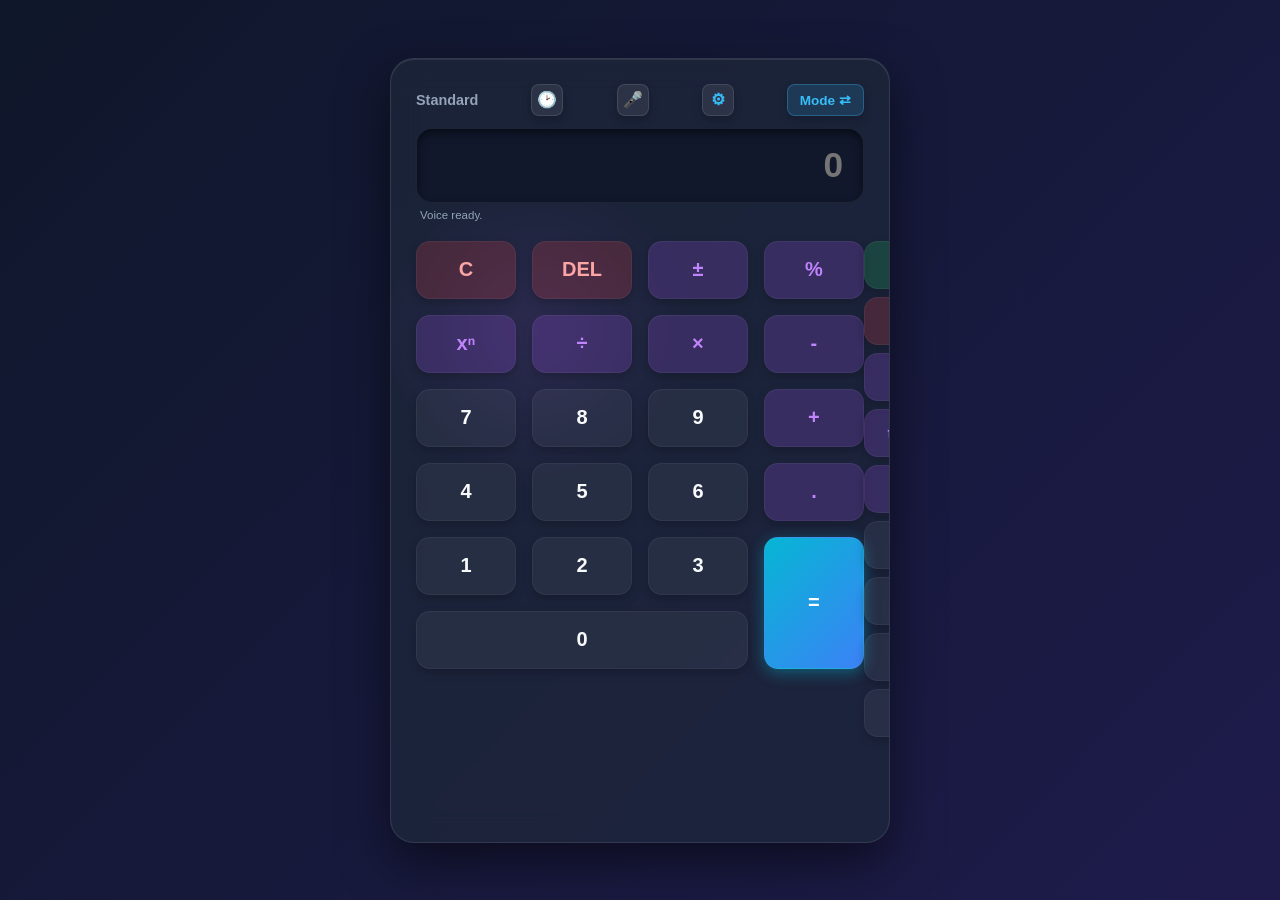
<file: index.html>
<!DOCTYPE html>
<html lang="en">
<head>
    <meta charset="UTF-8">
    <meta name="viewport" content="width=device-width, initial-scale=1.0">
    <title>Animated Neon Calculator</title>
    <link rel="stylesheet" href="./css/cal.css">
    <link rel="stylesheet" href="./css/date.css">
</head>
<body>

<div class="glow-bg"></div>
<div class="calculator">
    <!-- Top Header Bar with Mode Toggle -->
    <div class="header-actions">
        <span id="page-title">Standard</span>
        <button class="icon-btn" onclick="toggleHistoryDrawer()" title="View History">
        &#128337; <!-- Clock / History Icon -->
    </button>
        <button class="icon-btn mic-btn" id="micBtn" onclick="toggleVoiceInput()" title="Voice Control">
            🎤
        </button>
        <button class="icon-btn" onclick="openPopupPage()" title="Open Info / Extra Page">
                &#9881; <!-- Gear / Info Icon -->
            </button>
        <button class="toggle-btn" onclick="nextMode()">Mode &#8644;</button>
    </div>

    <!-- Slide-out History Drawer -->
<div class="history-drawer" id="historyDrawer">
    <div class="history-header">
        <h3>Calculation History</h3>
        <div class="history-actions">
            <button class="icon-btn clear-history-btn" onclick="clearHistory()" title="Clear History">&#128465;</button>
            <button class="icon-btn close-btn" onclick="toggleHistoryDrawer()" title="Close Drawer">&#10006;</button>
        </div>
    </div>
    <div class="history-list" id="historyList">
        <div class="history-empty">No history yet</div>
    </div>
</div>

    <div class="display-container">
        <input type="text" class="display" id="display" disabled placeholder="0">
        <div class="voice-feedback" aria-live="polite">
            <span id="voiceStatus" data-state="ready">Voice ready</span>
            <span id="voiceTranscript"></span>
        </div>
    </div>

    <!-- Page Wrapper for Transitions -->
    <div class="pages-wrapper" id="pages-wrapper">
        
        <!-- Page 1: Standard Calculator -->
        <div class="page" id="page-1">
            <div class="keypad">
                <button class="clear" onclick="clearDisplay()">C</button>
                <button class="clear" onclick="deleteLast()">DEL</button>
                <button class="operator" onclick="toggleSign()">&plusmn;</button>
                <button class="operator" onclick="calculatePercentage()">%</button>

                <button class="operator" onclick="appendValue('**')">x&#x207F;</button>
                <button class="operator" onclick="appendValue('/')">&divide;</button>
                <button class="operator" onclick="appendValue('*')">&times;</button>
                <button class="operator" onclick="appendValue('-')">-</button>

                <button onclick="appendValue('7')">7</button>
                <button onclick="appendValue('8')">8</button>
                <button onclick="appendValue('9')">9</button>
                <button class="operator" onclick="appendValue('+')">+</button>

                <button onclick="appendValue('4')">4</button>
                <button onclick="appendValue('5')">5</button>
                <button onclick="appendValue('6')">6</button>
                <button class="operator" onclick="appendValue('.')">.</button>

                <button onclick="appendValue('1')">1</button>
                <button onclick="appendValue('2')">2</button>
                <button onclick="appendValue('3')">3</button>
                <button class="equal" style="grid-row: span 2; height: 100%;" onclick="calculate()">=</button>

                <button onclick="appendValue('0')" style="grid-column: span 3;">0</button>
            </div>
        </div>

        <!-- Page 2: Advanced Functions / Scientific Page -->
        <div class="page" id="page-2">
            <div class="scientific-toolbar">
                <button class="mode-button" id="angle-mode" onclick="toggleAngleMode()">DEG</button>
                <button class="operator" onclick="appendValue('(')">(</button>
                <button class="operator" onclick="appendValue(')')">)</button>
                <button class="operator" onclick="appendValue('Math.PI')">&pi;</button>
                <button class="operator" onclick="appendValue('Math.E')">e</button>
            </div>
            <div class="scientific-keypad">
                <button class="clear" onclick="clearDisplay()">C</button>
                <button class="clear" onclick="deleteLast()">DEL</button>
                <button class="operator" onclick="toggleSign()">&plusmn;</button>
                <button class="operator" onclick="calculatePercentage()">%</button>
                <button class="operator" onclick="calculateReciprocal()">1/x</button>

                <button class="operator" onclick="appendMathFunc('sin')">sin</button>
                <button class="operator" onclick="appendMathFunc('cos')">cos</button>
                <button class="operator" onclick="appendMathFunc('tan')">tan</button>
                <button class="operator" onclick="appendMathFunc('asin')">sin<sup>-1</sup></button>
                <button class="operator" onclick="appendMathFunc('acos')">cos<sup>-1</sup></button>

                <button class="operator" onclick="appendMathFunc('atan')">tan<sup>-1</sup></button>
                <button class="operator" onclick="appendMathFunc('log10')">log</button>
                <button class="operator" onclick="appendMathFunc('ln')">ln</button>
                <button class="operator" onclick="appendMathFunc('sqrt')">&radic;</button>
                <button class="operator" onclick="appendMathFunc('abs')">|x|</button>

                <button class="operator" onclick="calculateSquare()">x&sup2;</button>
                <button class="operator" onclick="calculateCube()">x&sup3;</button>
                <button class="operator" onclick="calculateFactorial()">n!</button>
                <button class="operator" onclick="appendValue('**')">x<sup>y</sup></button>
                <button class="operator" onclick="appendValue('/')">&divide;</button>

                <button onclick="appendValue('7')">7</button>
                <button onclick="appendValue('8')">8</button>
                <button onclick="appendValue('9')">9</button>
                <button class="operator" onclick="appendValue('*')">&times;</button>
                <button class="operator" onclick="appendValue('-')">-</button>

                <button onclick="appendValue('4')">4</button>
                <button onclick="appendValue('5')">5</button>
                <button onclick="appendValue('6')">6</button>
                <button onclick="appendValue('+')">+</button>
                <button class="equal" style="grid-row: span 2; height: 100%;" onclick="calculate()">=</button>

                <button onclick="appendValue('1')">1</button>
                <button onclick="appendValue('2')">2</button>
                <button onclick="appendValue('3')">3</button>
                <button onclick="appendValue('.')">.</button>

                <button onclick="appendValue('0')" style="grid-column: span 3;">0</button>
            </div>
        </div>

        <!-- Mode 3: Unit Converter Page -->
        <div class="page" id="page-3">
            <div class="keypad">
                <button class="operator" style="grid-column: span 2;" onclick="convertCtoF()">&deg;C &rarr; &deg;F</button>
                <button class="operator" style="grid-column: span 2;" onclick="convertFtoC()">&deg;F &rarr; &deg;C</button>

                <button class="operator" style="grid-column: span 2;" onclick="convertKmToMiles()">Km &rarr; Miles</button>
                <button class="operator" style="grid-column: span 2;" onclick="convertMilesToKm()">Miles &rarr; Km</button>

                <button class="operator" style="grid-column: span 2;" onclick="convertKgToLbs()">Kg &rarr; Lbs</button>
                <button class="operator" style="grid-column: span 2;" onclick="convertLbsToKg()">Lbs &rarr; Kg</button>

                <button class="clear" style="grid-column: span 4;" onclick="clearDisplay()">C</button>

                
                <button onclick="appendValue('7')">7</button>
                <button onclick="appendValue('8')">8</button>
                <button onclick="appendValue('9')">9</button>
                <button class="operator" onclick="appendValue('+')">+</button>

                <button onclick="appendValue('4')">4</button>
                <button onclick="appendValue('5')">5</button>
                <button onclick="appendValue('6')">6</button>
                <button class="operator" onclick="appendValue('.')">.</button>

                <button onclick="appendValue('1')">1</button>
                <button onclick="appendValue('2')">2</button>
                <button onclick="appendValue('3')">3</button>
                <button class="equal" style="grid-row: span 2; height: 100%;" onclick="calculate()">=</button>

                <button onclick="appendValue('0')" style="grid-column: span 3;">0</button>
            </div>
        </div>

    </div>
</div>

<!-- Multi-Tool Pop-up Page -->
<div class="popup-overlay" id="popupOverlay">
    <div class="popup-content">
        <div class="popup-header">
            <h2>⚙️ Smart Utilities</h2>
            <button class="icon-btn close-btn" onclick="closePopupPage()" title="Back to Calculator">
                &#10006;
            </button>
        </div>

        <!-- Utility Navigation Tabs -->
        <div class="tab-bar">
            <button class="tab-btn active" onclick="switchTab('date-tab', this)">Days Ahead</button>
            <button class="tab-btn" onclick="switchTab('age-tab', this)">Age / Diff</button>
            <button class ="tab-btn" onclick="switchTab('currency-tab', this)">Currency 💱</button>
            <button class="tab-btn" onclick="switchTab('time-tab', this)">World Clock</button>
        </div>

        <div class="popup-body">
            <!-- TAB 1: Days Ahead / Past Calculator -->
            <div class="tab-content active" id="date-tab">
                <p style="margin-bottom: 12px; font-size: 0.85rem; color: #94a3b8;">
                    Calculate target date relative to today.
                </p>
                <div class="date-input-group">
                    <input type="number" id="daysInput" placeholder="e.g. 120" oninput="calculateFutureDate()" />
                    <span class="input-suffix">Days</span>
                </div>
                <div class="date-result-card">
                    <span class="result-label">Calculated Target Date</span>
                    <div class="result-main" id="resultMain">Enter number of days</div>
                    <div class="result-sub" id="resultSub">Today: --</div>
                </div>
            </div>

            <!-- TAB 2: Age / Date Difference Calculator -->
            <div class="tab-content" id="age-tab">
                <p style="margin-bottom: 12px; font-size: 0.85rem; color: #94a3b8;">
                    Select start & end date (or birthdate).
                </p>
                  <div class="date-picker-group">
                    <label>From:</label>
                    <input type="date" id="startDate" onchange="calculateDateDifference()" />
                </div>
                <div class="date-picker-group">
                    <label>To:</label>
                    <input type="date" id="endDate" onchange="calculateDateDifference()" />
                </div>
                <div class="date-result-card">
                    <span class="result-label">Elapsed Difference</span>
                    <div class="result-main" id="diffResultMain">Select dates above</div>
                    <div class="result-sub" id="diffResultSub">Years, Months & Days</div>
                </div>
            </div>

            <!-- TAB 3: World Clock / Time Zone Converter -->
            <div class="tab-content" id="time-tab">
                <p style="margin-bottom: 12px; font-size: 0.85rem; color: #94a3b8;">
                    Live time across major world time zones.
                </p>
                <div class="date-picker-group city-search-group">
                    <label for="clockCityInput">Find a city:</label>
                    <input type="text" id="clockCityInput" list="clockCityOptions" placeholder="Type a city, e.g. Dubai" oninput="updateTypedCityTime()" autocomplete="off" />
                    <datalist id="clockCityOptions">
                        <option value="New York"></option>
                        <option value="Los Angeles"></option>
                        <option value="Chicago"></option>
                        <option value="London"></option>
                        <option value="Paris"></option>
                        <option value="Dubai"></option>
                        <option value="Delhi"></option>
                        <option value="Singapore"></option>
                        <option value="Tokyo"></option>
                        <option value="Sydney"></option>
                    </datalist>
                    <span class="typed-city-result" id="typedCityResult" aria-live="polite">Type a city to see its local time.</span>
                </div>
                <div class="world-clock-grid">
                    <div class="clock-item">
                        <span class="city-name">New York (EST/EDT)</span>
                        <span class="time-display" id="clock-new-york">--:--:--</span>
                    </div>
                    <div class="clock-item">
                        <span class="city-name">Los Angeles (PST/PDT)</span>
                        <span class="time-display" id="clock-los-angeles">--:--:--</span>
                    </div>
                    <div class="clock-item">
                        <span class="city-name">Chicago (CST/CDT)</span>
                        <span class="time-display" id="clock-chicago">--:--:--</span>
                    </div>
                    <div class="clock-item">
                        <span class="city-name">London (GMT/BST)</span>
                        <span class="time-display" id="clock-london">--:--:--</span>
                    </div>
                    <div class="clock-item">
                        <span class="city-name">Paris (CET/CEST)</span>
                        <span class="time-display" id="clock-paris">--:--:--</span>
                    </div>
                    <div class="clock-item">
                        <span class="city-name">Dubai (GST)</span>
                        <span class="time-display" id="clock-dubai">--:--:--</span>
                    </div>
                    <div class="clock-item">
                        <span class="city-name">Delhi (IST)</span>
                        <span class="time-display" id="clock-delhi">--:--:--</span>
                    </div>
                    <div class="clock-item">
                        <span class="city-name">Singapore (SGT)</span>
                        <span class="time-display" id="clock-singapore">--:--:--</span>
                    </div>
                    <div class="clock-item">
                        <span class="city-name">Tokyo (JST)</span>
                        <span class="time-display" id="clock-tokyo">--:--:--</span>
                    </div>
                    <div class="clock-item">
                        <span class="city-name">Sydney (AEST)</span>
                        <span class="time-display" id="clock-sydney">--:--:--</span>
                    </div>
                </div>
            </div>
            <!-- TAB 4: Currency Converter -->
            <div class="tab-content" id="currency-tab">
    <p style="margin-bottom: 12px; font-size: 0.85rem; color: #94a3b8;">
        Convert foreign currencies using real-time exchange rates.
    </p>

    <!-- Amount Input -->
    <div class="date-picker-group">
        <label for="currencyAmount">Amount:</label>
        <input type="number" id="currencyAmount" value="1" placeholder="Enter amount..." oninput="convertCurrency()" />
    </div>

    <!-- From Currency Selector -->
    <div class="date-picker-group">
        <label for="fromCurrency">From:</label>
        <input type="text" id="fromCurrency" value="USD" list="currencyOptions" maxlength="3" oninput="scheduleCurrencyConversion()" class="currency-select" autocomplete="off" />
    </div>

    <datalist id="currencyOptions">
        <option value="USD">US Dollar</option>
        <option value="EUR">Euro</option>
        <option value="GBP">British Pound</option>
        <option value="JPY">Japanese Yen</option>
        <option value="CAD">Canadian Dollar</option>
        <option value="AUD">Australian Dollar</option>
        <option value="NGN">Nigerian Naira</option>
        <option value="INR">Indian Rupee</option>
    </datalist>

    <!-- Quick Swap Button -->
    <div style="text-align: center; margin: -4px 0 6px 0;">
        <button type="button" class="preset-btn" onclick="swapCurrencies()" style="width: auto; padding: 4px 16px;">Swap ⇄</button>
    </div>

    <!-- To Currency Selector -->
    <div class="date-picker-group">
        <label for="toCurrency">To:</label>
        <input type="text" id="toCurrency" value="EUR" list="currencyOptions" maxlength="3" oninput="scheduleCurrencyConversion()" class="currency-select" autocomplete="off" />
    </div>

    <!-- Conversion Result Card -->
    <div class="date-result-card">
        <span class="result-label">Converted Amount</span>
        <div class="result-main" id="currencyResultMain">Calculating...</div>
        <div class="result-sub" id="currencyResultSub">1 USD = 1.00 EUR</div>
    </div>
            
            </div>
    </div>
</div>
<script src="js/cal.js"></script>
<script src="js/date.js"></script>
<script src="js/voice.js"></script>
</body>

</html>
</file>
<file: css/cal.css>
* {
            box-sizing: border-box;
            margin: 0;
            padding: 0;
            font-family: 'Segoe UI', Tahoma, Geneva, Verdana, sans-serif;
        }

        body {
            display: flex;
            justify-content: center;
            align-items: center;
            height: 100vh;
            background: linear-gradient(135deg, #0f172a, #1e1b4b);
            overflow: hidden;
        }

        /* Ambient floating background elements */
        .glow-bg {
            position: absolute;
            width: 300px;
            height: 300px;
            background: radial-gradient(circle, rgba(168,85,247,0.4) 0%, rgba(0,0,0,0) 70%);
            border-radius: 50%;
            top: 20%;
            left: 30%;
            z-index: 0;
            animation: float 8s infinite alternate ease-in-out;
        }

        @keyframes float {
            0% { transform: translate(0, 0) scale(1); }
            100% { transform: translate(50px, -40px) scale(1.2); }
        }

        /* Header Bar */
.header-actions {
    display: flex;
    justify-content: space-between;
    align-items: center;
    color: #94a3b8;
    font-size: 0.9rem;
    font-weight: 600;
    margin-bottom: 12px;
}
/* Header Action Buttons Container */
.header-actions {
    gap: 8px;
}

.icon-btn {
    width: 32px;
    height: 32px !important;
    padding: 0 !important;
    font-size: 1rem !important;
    background: rgba(255, 255, 255, 0.08) !important;
    color: #38bdf8 !important;
    border: 1px solid rgba(255, 255, 255, 0.1) !important;
    border-radius: 8px !important;
    display: flex;
    justify-content: center;
    align-items: center;
}

.icon-btn:hover {
    background: rgba(56, 189, 248, 0.25) !important;
}

/* Fullscreen Popup Overlay Layer */
.popup-overlay {
    position: fixed;
    top: 0;
    left: 0;
    width: 100vw;
    height: 100vh;
    background: rgba(15, 23, 42, 0.85);
    backdrop-filter: blur(12px);
    display: flex;
    justify-content: center;
    align-items: center;
    z-index: 1000;
    opacity: 0;
    pointer-events: none;
    transition: opacity 0.15s ease-out; /* Fast 150ms load time */
}

.popup-overlay.active {
    opacity: 1;
    pointer-events: auto;
}

/* Popup Content Card */
.popup-content {
    background: rgba(30, 41, 59, 0.95);
    border: 1px solid rgba(255, 255, 255, 0.15);
    box-shadow: 0 25px 50px rgba(0, 0, 0, 0.6);
    border-radius: 20px;
    width: 90%;
    max-width: 400px;
    padding: 24px;
    color: #f8fafc;
    transform: scale(0.92);
    transition: transform 0.15s cubic-bezier(0, 0, 0.2, 1);
}

.popup-overlay.active .popup-content {
    transform: scale(1);
}

.popup-header {
    display: flex;
    justify-content: space-between;
    align-items: center;
    margin-bottom: 16px;
    border-bottom: 1px solid rgba(255, 255, 255, 0.1);
    padding-bottom: 10px;
}

.popup-header h2 {
    font-size: 1.25rem;
    color: #38bdf8;
}

.close-btn {
    background: rgba(239, 68, 68, 0.2) !important;
    color: #fca5a5 !important;
}

.close-btn:hover {
    background: rgba(239, 68, 68, 0.4) !important;
}

.popup-body p {
    font-size: 0.95rem;
    line-height: 1.5;
    color: #cbd5e1;
}

.popup-card {
    background: rgba(15, 23, 42, 0.6);
    padding: 15px;
    border-radius: 12px;
    margin-top: 15px;
    border: 1px solid rgba(255, 255, 255, 0.05);
}

.toggle-btn {
    height: 32px !important;
    padding: 0 12px;
    font-size: 0.85rem !important;
    background: rgba(56, 189, 248, 0.15) !important;
    color: #38bdf8 !important;
    border: 1px solid rgba(56, 189, 248, 0.3) !important;
    border-radius: 8px !important;
}

.toggle-btn:hover {
    background: rgba(56, 189, 248, 0.3) !important;
}

/* Page Slider Container */
.calculator {
    overflow: hidden; /* Clips non-active page */
}

.pages-wrapper {
    display: flex;
    width: 300%; /* Holds 3 full-width pages side by side */
    transform: translateX(0%); /* Start at Page 1 */
    transition: transform 0.4s cubic-bezier(0.4, 0, 0.2, 1);
}

.page {
    width: 33.33%;
    flex-shrink: 0;
    box-sizing: border-box;
}

/* Slide to Page 2 class */
.pages-wrapper.mode-1 {
    transform: translateX(0%);
}
.pages-wrapper.mode-2 {
    transform: translateX(-33.33%);
}
.pages-wrapper.mode-3 {
    transform: translateX(-66.66%);
}

        .calculator {
            position: relative;
            z-index: 1;
            background: rgba(30, 41, 59, 0.7);
            backdrop-filter: blur(16px);
            padding: 25px;
            border-radius: 24px;
            border: 1px solid rgba(255, 255, 255, 0.1);
            box-shadow: 0 20px 50px rgba(0, 0, 0, 0.5),
                        inset 0 1px 1px rgba(255, 255, 255, 0.1);
            width: 500px;
            animation: fadeIn 0.8s ease-out;
        }

        @keyframes fadeIn {
            from { opacity: 0; transform: translateY(20px) scale(0.95); }
            to { opacity: 1; transform: translateY(0) scale(1); }
        }

        .display-container {
            width: 100%;
            overflow: hidden;
            overflow-x: auto;
            white-space: nowrap;
            text-align: right;
            direction: ltr;
            margin-bottom: 20px;
        }

        .voice-feedback {
            display: flex;
            justify-content: space-between;
            gap: 12px;
            min-height: 18px;
            padding: 6px 4px 0;
            color: #94a3b8;
            font-size: 0.72rem;
        }

        #voiceStatus[data-state="listening"] { color: #fbbf24; }
        #voiceStatus[data-state="speaking"] { color: #4ade80; }
        #voiceStatus[data-state="offline"] { color: #38bdf8; }
        #voiceStatus[data-state="error"], #voiceStatus[data-state="unavailable"] { color: #fca5a5; }

        #voiceTranscript {
            overflow: hidden;
            text-overflow: ellipsis;
            white-space: nowrap;
            text-align: right;
        }
        .display-container::-webkit-scrollbar {
            display: none; /* Hide scrollbar for a cleaner look */
        }


        .display {
            -ms-overflow-style: none;
            scrollbar-width: none;
            width: 100%;
            height: 75px;
            background: rgba(15, 23, 42, 0.8);
            color: #38bdf8;
            text-align: right;
            font-size: 2.2rem;
            font-weight: 600;
            padding: 15px 20px;
            border: 1px solid rgba(255, 255, 255, 0.05);
            border-radius: 16px;
            outline: none;
            box-shadow: inset 0 4px 10px rgba(0, 0, 0, 0.5);
            transition: all 0.2s ease;
        }

        /* Pulse animation triggered on result output */
        .pulse {
            animation: pulseGlow 0.4s ease-out;
        }

        @keyframes pulseGlow {
            0% { text-shadow: 0 0 0px #38bdf8; }
            50% { text-shadow: 0 0 15px #38bdf8, 0 0 30px #38bdf8; transform: scale(1.02); }
            100% { text-shadow: 0 0 0px #38bdf8; transform: scale(1); }
        }

        .keypad {
            display: grid;
            grid-template-columns: repeat(4, 1fr);
            gap: 1rem;
            width: 100%;
        }
        
        .scientific-toolbar,
        .scientific-keypad {
            display: grid;
            grid-template-columns: repeat(5, 1fr);
            gap: 8px;
        }

        .scientific-toolbar {
            margin-bottom: 8px;
        }

        .scientific-keypad button,
        .scientific-toolbar button {
            height: 48px;
            font-size: 1rem;
        }

        .mode-button {
            background: rgba(34, 197, 94, 0.2);
            color: #86efac;
        }

        button {
            height: 58px;
            font-size: 1.25rem;
            font-weight: 600;
            border: 1px solid rgba(255, 255, 255, 0.05);
            border-radius: 14px;
            cursor: pointer;
            background: rgba(255, 255, 255, 0.05);
            color: #f8fafc;
            box-shadow: 0 4px 10px rgba(0, 0, 0, 0.2);
            transition: all 0.15s cubic-bezier(0.4, 0, 0.2, 1);
            position: relative;
            overflow: hidden;
        }
        /* Style applied via JS when a corresponding keyboard key is pressed */
        button.keyboard-active {
            background: rgba(255, 255, 255, 0.3) !important;
            transform: translateY(2px) scale(0.96) !important;
            box-shadow: 0 0 15px rgba(56, 189, 248, 0.6) !important;
            }

        /* Hover & Active Button Physics */
        button:hover {
            background: rgba(255, 255, 255, 0.15);
            transform: translateY(-2px);
            box-shadow: 0 6px 15px rgba(0, 0, 0, 0.3);
        }

        button:active {
            transform: translateY(2px) scale(0.96);
            box-shadow: 0 2px 5px rgba(0, 0, 0, 0.2);
        }

        /* Accent Styles */
        .operator {
            background: rgba(168, 85, 247, 0.2);
            color: #c084fc;
        }

        .operator:hover {
            background: rgba(168, 85, 247, 0.4);
            box-shadow: 0 0 15px rgba(168, 85, 247, 0.4);
        }

        .clear {
            background: rgba(239, 68, 68, 0.2);
            color: #fca5a5;
        }

        .clear:hover {
            background: rgba(239, 68, 68, 0.4);
            box-shadow: 0 0 15px rgba(239, 68, 68, 0.4);
        }

        .equal {
            background: linear-gradient(135deg, #06b6d4, #3b82f6);
            color: white;
            grid-column: span 1;
            box-shadow: 0 4px 15px rgba(6, 182, 212, 0.4);
        }

        .equal:hover {
            background: linear-gradient(135deg, #22d3ee, #60a5fa);
            box-shadow: 0 0 20px rgba(6, 182, 212, 0.6);
        }

        /* Ripple effect layer */
        .ripple {
            position: absolute;
            background: rgba(255, 255, 255, 0.4);
            border-radius: 50%;
            transform: scale(0);
            animation: ripple-animation 0.4s linear;
            pointer-events: none;
        }

        @keyframes ripple-animation {
            to {
                transform: scale(4);
                opacity: 0;
            }
        }
</file>
<file: css/date.css>
/* Date Calculator Form Elements */
.date-input-group {
    display: flex;
    align-items: center;
    background: rgba(15, 23, 42, 0.8);
    border: 1px solid rgba(56, 189, 248, 0.3);
    border-radius: 12px;
    padding: 8px 12px;
    margin-bottom: 16px;
}

.date-input-group input {
    width: 100%;
    background: transparent;
    border: none;
    outline: none;
    color: #38bdf8;
    font-size: 1.2rem;
    font-weight: 600;
}

.date-input-group .input-suffix {
    color: #94a3b8;
    font-weight: 600;
    font-size: 0.9rem;
}
/* Date Picker Input Group */
.date-picker-group {
    display: flex;
    flex-direction: column;
    gap: 4px;
    background: rgba(15, 23, 42, 0.8);
    border: 1px solid rgba(56, 189, 248, 0.3);
    border-radius: 10px;
    padding: 8px 12px;
    margin-bottom: 10px;
}

.date-picker-group label {
    font-size: 0.75rem;
    color: #94a3b8;
    font-weight: 600;
}

.date-picker-group input[type="date"] {
    background: transparent;
    border: none;
    color: #38bdf8;
    font-size: 1rem;
    font-weight: 600;
    outline: none;
    font-family: inherit;
    color-scheme: dark; /* Ensures dark mode native calendar overlay */
    width: 100%;
}

/* Quick Action Preset Buttons */
.preset-buttons {
    display: flex;
    gap: 8px;
    margin-bottom: 12px;
}

.preset-btn {
    flex: 1;
    height: 28px !important;
    font-size: 0.75rem !important;
    background: rgba(255, 255, 255, 0.05) !important;
    color: #cbd5e1 !important;
    border: 1px solid rgba(255, 255, 255, 0.1) !important;
    border-radius: 6px !important;
    cursor: pointer;
    transition: all 0.2s ease;
}

.preset-btn:hover {
    background: rgba(56, 189, 248, 0.2) !important;
    color: #38bdf8 !important;
}

.date-result-card {
    background: rgba(15, 23, 42, 0.6);
    border: 1px solid rgba(255, 255, 255, 0.1);
    border-radius: 14px;
    padding: 16px;
    text-align: center;
}

.result-label {
    display: block;
    font-size: 0.75rem;
    text-transform: uppercase;
    letter-spacing: 1px;
    color: #a855f7;
    margin-bottom: 6px;
}

.result-main {
    font-size: 1.25rem;
    font-weight: 700;
    color: #f8fafc;
    margin-bottom: 6px;
}

.result-sub {
    font-size: 0.8rem;
    color: #64748b;
}
/* Navigation Tabs */
.tab-bar {
    display: flex;
    gap: 6px;
    margin-bottom: 16px;
    border-bottom: 1px solid rgba(255, 255, 255, 0.1);
    padding-bottom: 8px;
}

.tab-btn {
    flex: 1;
    height: 32px !important;
    font-size: 0.75rem !important;
    background: rgba(255, 255, 255, 0.05) !important;
    color: #94a3b8 !important;
    border: 1px solid rgba(255, 255, 255, 0.05) !important;
    border-radius: 8px !important;
}

.tab-btn.active {
    background: rgba(56, 189, 248, 0.2) !important;
    color: #38bdf8 !important;
    border-color: rgba(56, 189, 248, 0.4) !important;
}

.tab-content {
    display: none;
}

.tab-content.active {
    display: block;
}

/* Date Pickers */
.date-picker-group {
    display: flex;
    align-items: center;
    justify-content: space-between;
    background: rgba(15, 23, 42, 0.8);
    border: 1px solid rgba(255, 255, 255, 0.1);
    border-radius: 10px;
    padding: 8px 12px;
    margin-bottom: 10px;
}

.date-picker-group label {
    font-size: 0.85rem;
    color: #94a3b8;
    font-weight: 600;
}

.date-picker-group input[type="date"] {
    background: transparent;
    border: none;
    color: #38bdf8;
    font-size: 0.95rem;
    font-weight: 600;
    outline: none;
    color-scheme: dark;
}

.city-search-group {
    align-items: stretch;
}

.city-search-group input[type="text"] {
    width: 100%;
    background: transparent;
    border: none;
    color: #38bdf8;
    font-size: 1rem;
    font-weight: 600;
    outline: none;
}

.typed-city-result {
    color: #94a3b8;
    font-size: 0.8rem;
    min-height: 18px;
}

/* World Clock List */
.world-clock-grid {
    display: flex;
    flex-direction: column;
    gap: 8px;
    max-height: 360px;
    overflow-y: auto;
    padding-right: 4px;
}

.clock-item {
    display: flex;
    justify-content: space-between;
    align-items: center;
    background: rgba(15, 23, 42, 0.6);
    padding: 10px 14px;
    border-radius: 10px;
    border: 1px solid rgba(255, 255, 255, 0.05);
}

.city-name {
    font-size: 0.85rem;
    color: #cbd5e1;
}

.time-display {
    font-size: 1rem;
    font-weight: 700;
    color: #38bdf8;
    font-family: monospace;
}

/* Mic Button Styling & Recording State */
.mic-btn.listening {
    background: rgba(239, 68, 68, 0.3) !important;
    border-color: #ef4444 !important;
    color: #fca5a5 !important;
    animation: mic-pulse 1.2s infinite ease-in-out;
}

@keyframes mic-pulse {
    0% { box-shadow: 0 0 0 0 rgba(239, 68, 68, 0.6); }
    70% { box-shadow: 0 0 0 10px rgba(239, 68, 68, 0); }
    100% { box-shadow: 0 0 0 0 rgba(239, 68, 68, 0); }
}


/* Calculator Relative Positioning for Drawer Boundary */
.calculator {
    position: relative;
    overflow: hidden;
}

/* Slide-out History Drawer Container */
.history-drawer {
    position: absolute;
    top: 0;
    right: -100%; /* Hidden off-screen by default */
    width: 100%;
    height: 100%;
    background: rgba(15, 23, 42, 0.96);
    backdrop-filter: blur(16px);
    z-index: 50;
    display: flex;
    flex-direction: column;
    padding: 20px;
    box-sizing: border-box;
    transition: right 0.35s cubic-bezier(0.4, 0, 0.2, 1);
}

.history-drawer.active {
    right: 0; /* Slide into view */
}

.history-header {
    display: flex;
    justify-content: space-between;
    align-items: center;
    border-bottom: 1px solid rgba(255, 255, 255, 0.1);
    padding-bottom: 12px;
    margin-bottom: 15px;
}

.history-header h3 {
    font-size: 1rem;
    color: #38bdf8;
    margin: 0;
}

.history-actions {
    display: flex;
    gap: 6px;
}

/* History Items List */
.history-list {
    flex: 1;
    overflow-y: auto;
    display: flex;
    flex-direction: column;
    gap: 8px;
    padding-right: 4px;
}

.history-list::-webkit-scrollbar {
    width: 4px;
}

.history-list::-webkit-scrollbar-thumb {
    background: rgba(56, 189, 248, 0.3);
    border-radius: 4px;
}

.history-item {
    background: rgba(30, 41, 59, 0.7);
    border: 1px solid rgba(255, 255, 255, 0.05);
    border-radius: 10px;
    padding: 10px 12px;
    cursor: pointer;
    transition: background 0.2s, border-color 0.2s;
    text-align: right;
}

.history-item:hover {
    background: rgba(56, 189, 248, 0.15);
    border-color: rgba(56, 189, 248, 0.3);
}

.history-expr {
    font-size: 0.8rem;
    color: #94a3b8;
    margin-bottom: 2px;
}

.history-ans {
    font-size: 1.1rem;
    font-weight: 700;
    color: #f8fafc;
}

.history-empty {
    text-align: center;
    color: #64748b;
    font-size: 0.85rem;
    margin-top: 40px;
}

/* Styling Select Menus & Number Inputs for Utilities */
.currency-select, #currencyAmount {
    background: transparent;
    border: none;
    color: #38bdf8;
    font-size: 1rem;
    font-weight: 600;
    outline: none;
    font-family: inherit;
    width: 100%;
    cursor: pointer;
}

.currency-select option {
    background: #0f172a;
    color: #f8fafc;
}

/* Remove default browser arrows from number input */
#currencyAmount::-webkit-outer-spin-button,
#currencyAmount::-webkit-inner-spin-button {
    -webkit-appearance: none;
    margin: 0;
}
#currencyAmount[type=number] {
    -moz-appearance: textfield;
    -webkit-appearance: textfield;
    appearance: textfield;
}
</file>
